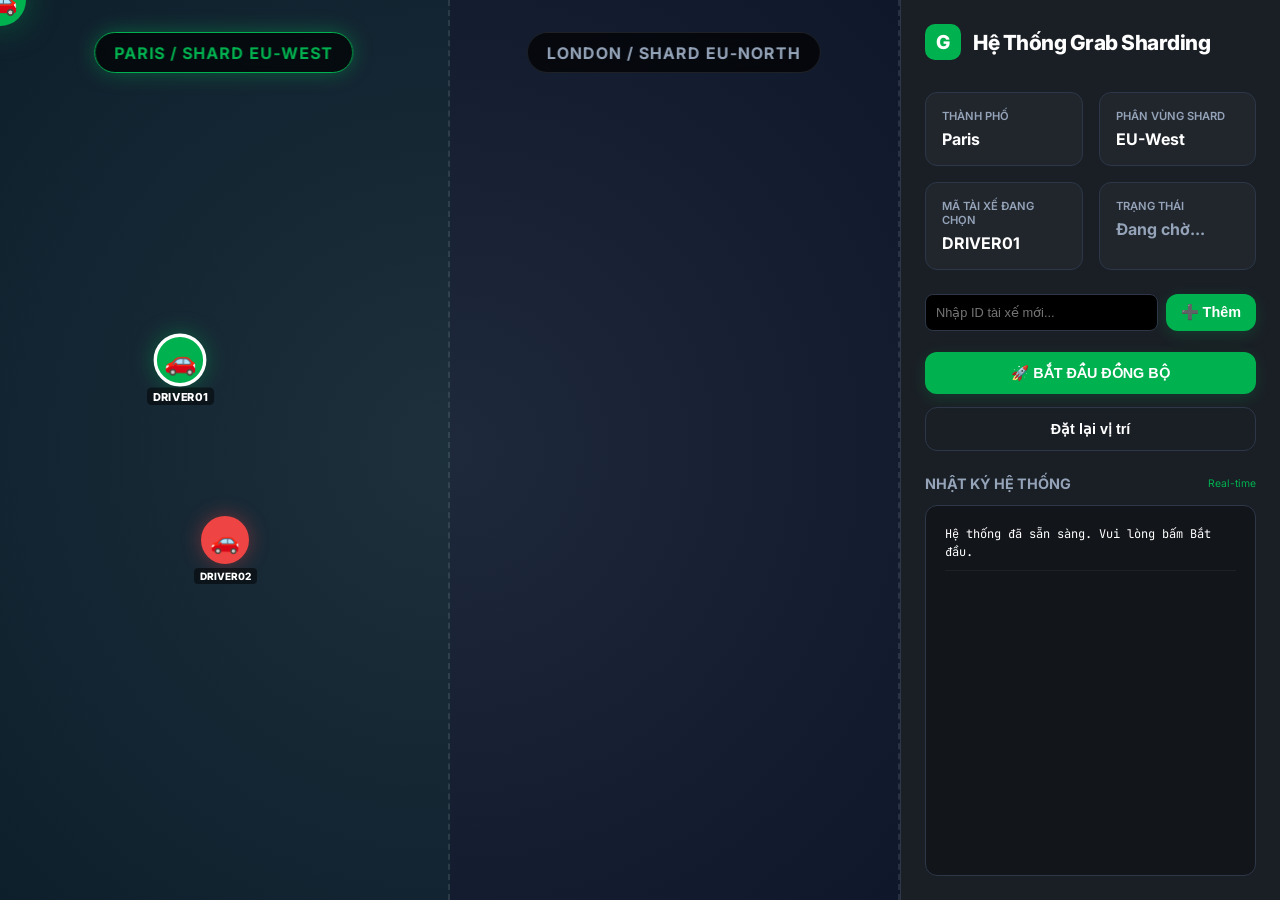
<file: gateway/templates/game.html>
<!DOCTYPE html>
<html lang="vi">
<head>
    <meta charset="UTF-8">
    <meta name="viewport" content="width=device-width, initial-scale=1.0">
    <title>Bảng Điều Khiển Geo-Sharding - Grab Clone</title>
    <link rel="preconnect" href="https://fonts.googleapis.com">
    <link rel="preconnect" href="https://fonts.gstatic.com" crossorigin>
    <link href="https://fonts.googleapis.com/css2?family=Inter:wght@400;600;700;800&family=JetBrains+Mono&display=swap" rel="stylesheet">
    <style>
        :root {
            --primary: #00B14F; /* Màu xanh Grab */
            --primary-glow: rgba(0, 177, 79, 0.4);
            --bg-dark: #0A0E12;
            --card-bg: #1A1F26;
            --text-main: #FFFFFF;
            --text-muted: #94A3B8;
            --danger: #EF4444;
            --warning: #F59E0B;
            --success: #10B981;
            --border-color: #2D3748;
            --font-family: 'Inter', system-ui, -apple-system, sans-serif;
        }

        * { margin: 0; padding: 0; box-sizing: border-box; }

        body {
            background-color: var(--bg-dark);
            color: var(--text-main);
            font-family: var(--font-family);
            overflow: hidden;
            height: 100vh;
            width: 100vw;
        }

        .app-container {
            display: grid;
            grid-template-columns: 1fr 380px;
            height: 100vh;
        }

        /* Vùng bản đồ */
        .game-viewport {
            position: relative;
            overflow: hidden;
            background: radial-gradient(circle at center, #1e293b 0%, #0f172a 100%);
            cursor: crosshair;
        }

        #map-grid {
            position: absolute;
            top: 0;
            left: 0;
            width: 100%;
            height: 100%;
            display: flex;
        }

        .region {
            width: 50%;
            height: 100%;
            position: relative;
            border-right: 2px dashed rgba(255, 255, 255, 0.1);
            transition: background 0.3s ease;
        }

        .region-label {
            position: absolute;
            top: 2rem;
            left: 50%;
            transform: translateX(-50%);
            background: rgba(0, 0, 0, 0.7);
            backdrop-filter: blur(10px);
            padding: 0.6rem 1.2rem;
            border-radius: 9999px;
            border: 1px solid rgba(255, 255, 255, 0.1);
            font-weight: 700;
            letter-spacing: 1px;
            color: var(--text-muted);
            pointer-events: none;
            z-index: 10;
            text-transform: uppercase;
            white-space: nowrap;
        }

        .region.active {
            background: rgba(0, 177, 79, 0.05);
        }

        .region.active .region-label {
            color: var(--primary);
            border-color: var(--primary);
            box-shadow: 0 0 20px var(--primary-glow);
        }

        /* Nhân vật xe */
        #player {
            position: absolute;
            width: 52px;
            height: 52px;
            background: var(--primary);
            border-radius: 50%;
            transform: translate(-50%, -50%);
            box-shadow: 0 0 35px var(--primary-glow);
            display: flex;
            align-items: center;
            justify-content: center;
            z-index: 100;
            cursor: grab;
            transition: transform 0.1s linear;
        }

        #player::after { content: "🚗"; font-size: 28px; }
        #player:active { cursor: grabbing; transform: translate(-50%, -50%) scale(1.1); }

        /* Bảng điều khiển */
        .side-panel {
            background: var(--card-bg);
            border-left: 1px solid var(--border-color);
            padding: 1.5rem;
            display: flex;
            flex-direction: column;
            gap: 1.5rem;
            overflow-y: auto;
            box-shadow: -10px 0 30px rgba(0,0,0,0.5);
        }

        .brand { display: flex; align-items: center; gap: 0.75rem; margin-bottom: 0.5rem; }
        .brand .logo {
            width: 36px; height: 36px; background: var(--primary);
            border-radius: 10px; display: flex; align-items: center; justify-content: center;
            color: white; font-weight: 800; font-size: 1.2rem;
        }
        .brand h2 { font-size: 1.3rem; font-weight: 800; letter-spacing: -0.5px; }

        .stats-grid { display: grid; grid-template-columns: 1fr 1fr; gap: 1rem; }
        .stat-card {
            background: rgba(255, 255, 255, 0.03); border: 1px solid var(--border-color);
            padding: 1rem; border-radius: 12px; transition: all 0.3s ease;
        }
        .stat-card:hover { border-color: var(--primary); background: rgba(0, 177, 79, 0.02); }
        .stat-label { font-size: 0.7rem; color: var(--text-muted); text-transform: uppercase; font-weight: 600; }
        .stat-value { font-size: 1rem; font-weight: 700; margin-top: 6px; color: var(--text-main); }

        .btn-group { display: flex; flex-direction: column; gap: 0.8rem; }
        .btn {
            padding: 0.8rem 1rem; border-radius: 12px; border: none;
            font-weight: 700; cursor: pointer; transition: all 0.2s ease;
            display: flex; align-items: center; justify-content: center; gap: 0.5rem;
            font-size: 0.9rem;
        }
        .btn-primary { background: var(--primary); color: white; box-shadow: 0 4px 15px rgba(0, 177, 79, 0.2); }
        .btn-primary:hover { transform: translateY(-2px); filter: brightness(1.1); }
        .btn-outline { background: transparent; border: 1px solid var(--border-color); color: var(--text-main); }
        .btn-outline:hover { background: rgba(255,255,255,0.05); }

        .log-container { flex: 1; display: flex; flex-direction: column; gap: 0.8rem; min-height: 0; }
        .log-header { display: flex; justify-content: space-between; align-items: center; }
        .log-header h3 { font-size: 0.9rem; text-transform: uppercase; color: var(--text-muted); }
        
        #log-list {
            background: rgba(0, 0, 0, 0.3); border-radius: 12px; padding: 1.2rem;
            font-family: 'JetBrains Mono', monospace; font-size: 0.75rem;
            overflow-y: auto; flex: 1; border: 1px solid var(--border-color);
            line-height: 1.5;
        }
        .log-entry { margin-bottom: 0.6rem; padding-bottom: 0.6rem; border-bottom: 1px solid rgba(255, 255, 255, 0.05); }
        .log-entry.success { color: var(--success); }
        .log-entry.error { color: var(--danger); font-weight: 600; }
        .log-entry.warning { color: var(--warning); }

        #failure-overlay { position: absolute; bottom: 2rem; right: 26rem; z-index: 1000; display: flex; flex-direction: column; gap: 0.8rem; }
        .alert { 
            padding: 1.2rem; border-radius: 10px; background: #1A1F26; border-left: 5px solid var(--danger);
            box-shadow: 0 15px 40px rgba(0,0,0,0.6); animation: slideIn 0.3s ease-out;
            min-width: 280px;
        }
        @keyframes slideIn { from { transform: translateX(50px); opacity: 0; } to { transform: translateX(0); opacity: 1; } }
    </style>
</head>
<body>
    <div class="app-container">
        <!-- Vùng Bản Đồ Thực Tế -->
        <main class="game-viewport">
            <div id="map-grid">
                <div class="region paris active">
                    <div class="region-label">PARIS / SHARD EU-WEST</div>
                </div>
                <div class="region london">
                    <div class="region-label">LONDON / SHARD EU-NORTH</div>
                </div>
            </div>
            
            <div id="player" title="Dùng WASD hoặc Kéo thả để di chuyển"></div>
            <div id="failure-overlay"></div>
        </main>

        <!-- Bảng Điều Khiển Bên Phải -->
        <aside class="side-panel">
            <div class="brand">
                <div class="logo">G</div>
                <h2>Hệ Thống Grab Sharding</h2>
            </div>

            <div class="stats-grid">
                <div class="stat-card">
                    <div class="stat-label">Thành Phố</div>
                    <div class="stat-value" id="current-city">Paris</div>
                </div>
                <div class="stat-card">
                    <div class="stat-label">Phân vùng Shard</div>
                    <div class="stat-value" id="shard-target">EU-West</div>
                </div>
                <div class="stat-card">
                    <div class="stat-label">Mã Tài Xế</div>
                    <div class="stat-value">DRIVER01</div>
                </div>
                <div class="stat-card">
                    <div class="stat-label">Trạng Thái</div>
                    <div class="stat-value" id="op-status" style="color: var(--text-muted)">Đang chờ...</div>
                </div>
            </div>

            <div class="btn-group">
                <div style="display: flex; gap: 8px; margin-bottom: 8px;">
                    <input type="text" id="new-driver-id" placeholder="Nhập ID tài xế mới..." 
                           style="flex: 1; padding: 10px; border-radius: 8px; border: 1px solid var(--border-color); background: #000; color: #fff; font-size: 0.8rem;">
                    <button class="btn btn-primary" id="btn-add-driver" style="padding: 10px 15px;">➕ Thêm</button>
                </div>
                <button class="btn btn-primary" id="btn-toggle">🚀 BẮT ĐẦU ĐỒNG BỘ</button>
                <button class="btn btn-outline" id="btn-reset">Đặt lại vị trí</button>
            </div>

            <div class="log-container">
                <div class="log-header">
                    <h3>Nhật Ký Hệ Thống</h3>
                    <span style="font-size: 0.65rem; color: var(--primary);">Real-time</span>
                </div>
                <div id="log-list">
                    <div class="log-entry">Hệ thống đã sẵn sàng. Vui lòng bấm Bắt đầu.</div>
                </div>
            </div>
        </aside>
    </div>

    <script>
        const REVALIDATE_INTERVAL = 4000;

        class Game {
            constructor() {
                // Khởi tạo 2 tài xế
                this.drivers = [
                    { id: "DRIVER01", x: 20, y: 40, color: '#00B14F', city: 'Paris', shard: 'EU-West' },
                    { id: "DRIVER02", x: 25, y: 60, color: '#EF4444', city: 'Paris', shard: 'EU-West' }
                ];
                this.activeIndex = 0; // Tài xế đang được điều khiển
                
                this.isRunning = false;
                this.timer = null;
                this.isDragging = false;
                this.keys = {};
                this.init();
            }

            init() {
                this.viewport = document.querySelector('.game-viewport');
                this.btnToggle = document.getElementById('btn-toggle');
                this.failureOverlay = document.getElementById('failure-overlay');
                
                // Tạo các phần tử xe cho các tài xế ban đầu
                this.drivers.forEach((d, index) => {
                    this.createDriverElement(d, index);
                });

                // Xử lý nút Thêm tài xế
                document.getElementById('btn-add-driver').addEventListener('click', () => {
                    const input = document.getElementById('new-driver-id');
                    const id = input.value.trim();
                    if (!id) return;
                    
                    // Kiểm tra trùng ID
                    if (this.drivers.find(d => d.id === id)) {
                        this.log(`ID ${id} đã tồn tại!`, "error");
                        return;
                    }

                    const newDriver = {
                        id: id,
                        x: 10 + Math.random() * 30, // Random vị trí ban đầu trong Paris
                        y: 10 + Math.random() * 80,
                        color: '#' + Math.floor(Math.random()*16777215).toString(16), // Màu ngẫu nhiên
                        city: 'Paris',
                        shard: 'EU-West'
                    };

                    this.drivers.push(newDriver);
                    this.createDriverElement(newDriver, this.drivers.length - 1);
                    this.log(`Đã thêm tài xế mới: ${id}`, "success");
                    input.value = "";
                });

                // Điều khiển phím
                window.addEventListener('keydown', e => {
                    this.keys[e.key.toLowerCase()] = true;
                    // Phím 1, 2 để đổi tài xế
                    if (e.key === '1') { this.activeIndex = 0; this.updateUI(); this.log("Đã chọn DRIVER01", "success"); }
                    if (e.key === '2') { this.activeIndex = 1; this.updateUI(); this.log("Đã chọn DRIVER02", "success"); }
                });
                window.addEventListener('keyup', e => this.keys[e.key.toLowerCase()] = false);
                
                // Kéo thả toàn cục
                window.addEventListener('mouseup', () => { this.isDragging = false; });
                window.addEventListener('mousemove', e => {
                    if (!this.isDragging) return;
                    const r = this.viewport.getBoundingClientRect();
                    const d = this.drivers[this.activeIndex];
                    
                    // Tính toán vị trí % dựa trên mouse
                    const newX = ((e.clientX - r.left) / r.width) * 100;
                    const newY = ((e.clientY - r.top) / r.height) * 100;
                    
                    d.x = newX;
                    d.y = newY;
                });

                this.btnToggle.addEventListener('click', () => this.toggleRevalidate());
                document.getElementById('btn-reset').addEventListener('click', () => { 
                    this.drivers[0].x = 20; this.drivers[0].y = 40;
                    this.drivers[1].x = 25; this.drivers[1].y = 60;
                    this.log("Đã đặt lại vị trí đội xe", "warning");
                });

                this.updateUI();
                this.gameLoop();
            }

            createDriverElement(d, index) {
                const el = document.createElement('div');
                el.id = `player-${index}`;
                el.className = 'driver-car';
                el.style.position = 'absolute';
                el.style.width = '48px';
                el.style.height = '48px';
                el.style.borderRadius = '50%';
                el.style.display = 'flex';
                el.style.alignItems = 'center';
                el.style.justifyContent = 'center';
                el.style.zIndex = '100';
                el.style.cursor = 'grab';
                el.style.background = d.color;
                el.style.boxShadow = `0 0 20px ${d.color}66`;
                el.innerHTML = `<span style="font-size: 24px">🚗</span><div style="position:absolute; bottom:-20px; font-size:10px; font-weight:800; background:rgba(0,0,0,0.5); padding:2px 6px; border-radius:4px; white-space:nowrap">${d.id}</div>`;
                
                el.addEventListener('mousedown', (e) => {
                    this.activeIndex = index;
                    this.isDragging = true;
                    this.updateUI();
                    e.stopPropagation();
                });

                this.viewport.appendChild(el);
                d.el = el;
            }

            getCity(x) { return x < 50 ? "Paris" : "London"; }

            updateUI() {
                const d = this.drivers[this.activeIndex];
                document.getElementById('current-city').textContent = d.city;
                document.getElementById('shard-target').textContent = d.shard;
                document.getElementById('display-driver-id').textContent = d.id;
                
                // Highlight xe đang chọn
                this.drivers.forEach((drv, idx) => {
                    drv.el.style.border = (idx === this.activeIndex) ? "3px solid white" : "none";
                    drv.el.style.transform = (idx === this.activeIndex) ? "translate(-50%, -50%) scale(1.1)" : "translate(-50%, -50%) scale(1)";
                    drv.el.style.zIndex = (idx === this.activeIndex) ? "200" : "100";
                });
            }

            gameLoop() {
                // Di chuyển xe đang active
                const d = this.drivers[this.activeIndex];
                const speed = 1.8;
                if (!this.isDragging) {
                    if (this.keys['w'] || this.keys['arrowup']) d.y -= speed;
                    if (this.keys['s'] || this.keys['arrowdown']) d.y += speed;
                    if (this.keys['a'] || this.keys['arrowleft']) d.x -= speed;
                    if (this.keys['d'] || this.keys['arrowright']) d.x += speed;
                }

                // Cập nhật vị trí và hiển thị cho TẤT CẢ các xe
                this.drivers.forEach(drv => {
                    drv.x = Math.max(2, Math.min(98, drv.x));
                    drv.y = Math.max(2, Math.min(98, drv.y));
                    drv.el.style.left = `${drv.x}%`;
                    drv.el.style.top = `${drv.y}%`;
                    
                    drv.city = this.getCity(drv.x);
                    drv.shard = drv.city === "Paris" ? "EU-West" : "EU-North";
                });

                // Update Active City UI
                const activeCity = this.drivers[this.activeIndex].city;
                document.getElementById('current-city').textContent = activeCity;
                document.getElementById('shard-target').textContent = this.drivers[this.activeIndex].shard;

                document.querySelectorAll('.region').forEach(r => {
                    const isParisRegion = r.classList.contains('paris');
                    r.classList.toggle('active', (isParisRegion && activeCity === 'Paris') || (!isParisRegion && activeCity === 'London'));
                });

                requestAnimationFrame(() => this.gameLoop());
            }

            toggleRevalidate() {
                this.isRunning = !this.isRunning;
                this.btnToggle.textContent = this.isRunning ? '🛑 DỪNG ĐỒNG BỘ' : '🚀 BẮT ĐẦU ĐỒNG BỘ';
                this.btnToggle.style.background = this.isRunning ? 'var(--danger)' : 'var(--primary)';
                
                if (this.isRunning) {
                    this.log("Hệ thống đội xe hoạt động. Đang đồng bộ...", "success");
                    this.timer = setInterval(() => this.revalidateAll(), REVALIDATE_INTERVAL);
                    this.revalidateAll();
                } else {
                    clearInterval(this.timer);
                    this.log("Đã dừng đồng bộ đội xe.", "warning");
                    document.getElementById('op-status').textContent = "Đã dừng";
                }
            }

            // Đồng bộ TẤT CẢ lái xe lên Gateway
            async revalidateAll() {
                for (const d of this.drivers) {
                    await this.syncDriver(d);
                }
            }

            async syncDriver(d) {
                const shardName = d.city === 'Paris' ? 'EU-West' : 'EU-North';
                const payload = { 
                    DriverID: d.id, 
                    City: d.city, 
                    Lat: Math.round(d.y), 
                    Long: Math.round(d.x) 
                };

                try {
                    const res = await fetch('/write', {
                        method: 'POST',
                        headers: { 'Content-Type': 'application/json' },
                        body: JSON.stringify(payload)
                    });
                    const data = await res.json();

                    if (!res.ok) {
                        this.log(`⛔ ${d.id}: Không có kết nối đến Shard ${shardName} (${d.city})`, "error");
                        return;
                    }
                    
                    if (data.status === 'migrated') {
                        this.log(`DI TRÚ: ${d.id} ➔ ${data.to}`, "warning");
                    }
                    
                    if (d.id === this.drivers[this.activeIndex].id) {
                        document.getElementById('op-status').textContent = data.status === 'migrated' ? 'Vừa di trú' : 'Đã cập nhật';
                        document.getElementById('op-status').style.color = data.status === 'migrated' ? 'var(--warning)' : 'var(--success)';
                    }
                } catch (e) {
                    this.log(`⛔ Không có kết nối đến hệ thống`, "error");
                }
            }

            log(msg, type = "") {
                const list = document.getElementById('log-list');
                const entry = document.createElement('div');
                entry.className = `log-entry ${type}`;
                const time = new Date().toLocaleTimeString();
                entry.textContent = `[${time}] ${msg}`;
                list.prepend(entry);
                if (list.children.length > 30) list.removeChild(list.lastChild);
            }
        }

        window.onload = () => { 
            // Khớp nhãn UI cho thông tin tài xế
            const driverInfoCard = document.querySelectorAll('.stat-card')[2];
            driverInfoCard.innerHTML = `<div class="stat-label">Mã Tài Xế Đang Chọn</div><div class="stat-value" id="display-driver-id">DRIVER01</div>`;
            
            new Game(); 
        };
    </script>
</body>
</html>
</file>
